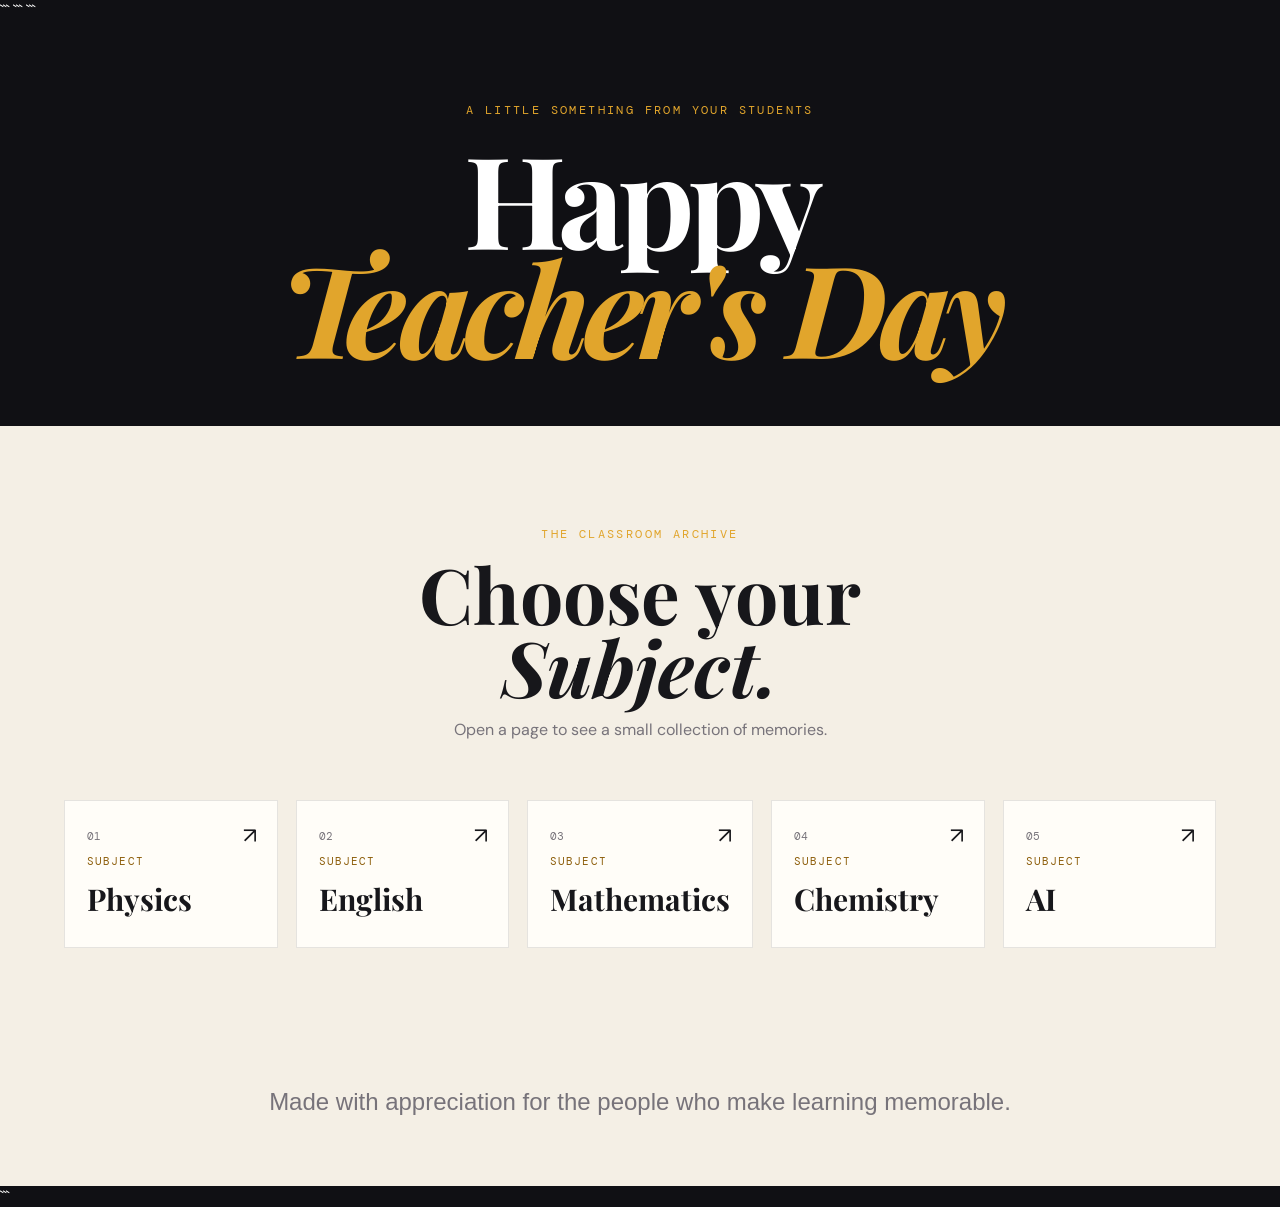
<file: index.html>
<!DOCTYPE html>

<html lang="en">
<head>
    <meta charset="UTF-8">
    <meta name="viewport" content="width=device-width, initial-scale=1.0">

```
<title>Happy Teacher's Day</title>

<link rel="preconnect" href="https://fonts.googleapis.com">
<link rel="preconnect" href="https://fonts.gstatic.com" crossorigin>
<link href="https://fonts.googleapis.com/css2?family=DM+Mono:wght@400;500&family=DM+Sans:wght@400;500;700&family=Playfair+Display:wght@600;700;800&display=swap" rel="stylesheet">

<style>
    :root {
        --bg: #101014;
        --paper: #f4efe5;
        --ink: #17171b;
        --muted: #77737a;
        --accent: #e1a52c;
        --accent-2: #8d5e0b;
    }

    * {
        box-sizing: border-box;
    }

    html {
        scroll-behavior: smooth;
    }

    body {
        margin: 0;
        min-height: 100vh;
        background: var(--bg);
        color: white;
        font-family: "DM Sans", sans-serif;
        overflow-x: hidden;
    }

    .container {
        width: min(1200px, 90%);
        margin: auto;
    }

    header {
        min-height: 45vh;
        display: grid;
        place-items: center;
        text-align: center;
        padding: 80px 20px 40px;
    }

    .eyebrow {
        font-family: "DM Mono", monospace;
        font-size: 12px;
        letter-spacing: .2em;
        text-transform: uppercase;
        color: var(--accent);
    }

    h1 {
        font-family: "Playfair Display", serif;
        font-size: clamp(4rem, 10vw, 9rem);
        line-height: .85;
        letter-spacing: -.05em;
        margin: 25px 0;
    }

    h1 em {
        color: var(--accent);
    }

    .subtitle {
        max-width: 550px;
        margin: auto;
        color: #aaa7ad;
        line-height: 1.7;
    }

    .teachers {
        background: var(--paper);
        color: var(--ink);
        padding: 100px 0;
    }

    .section-heading {
        text-align: center;
        margin-bottom: 60px;
    }

    .section-heading h2 {
        font-family: "Playfair Display", serif;
        font-size: clamp(2.8rem, 6vw, 5rem);
        line-height: .95;
        margin: 15px 0;
    }

    .section-heading p {
        color: var(--muted);
    }

    .teacher-grid {
        display: grid;
        grid-template-columns: repeat(5, 1fr);
        gap: 18px;
    }

    .teacher-card {
        position: relative;
        min-height: 60px;
        padding: 28px 22px;
        background: #fffdf8;
        border: 1px solid rgba(0,0,0,.1);
        text-decoration: none;
        color: var(--ink);
        display: flex;
        flex-direction: column;
        justify-content: space-between;
        transition:
            transform .3s ease,
            box-shadow .3s ease;
    }

    .teacher-card:hover {
        transform: translateY(-10px) rotate(-1deg);
        box-shadow: 0 25px 50px rgba(0,0,0,.15);
    }

    .teacher-number {
        font-family: "DM Mono", monospace;
        font-size: 11px;
        color: var(--muted);
    }

    .teacher-card h3 {
        font-family: "Playfair Display", serif;
        font-size: 30px;
        margin: 0;
    }

    .teacher-card p {
        font-family: "DM Mono", monospace;
        font-size: 11px;
        letter-spacing: .1em;
        text-transform: uppercase;
        color: var(--accent-2);
    }

    .arrow {
        position: absolute;
        right: 20px;
        top: 20px;
        font-size: 22px;
    }

    footer {
        background: var(--paper);
        color: var(--muted);
        text-align: center;
        padding: 40px 20px 70px;
        font-family: "DM Mono", monospace;
        font-size: 11px;
    }

    @media (max-width: 900px) {
        .teacher-grid {
            grid-template-columns: repeat(2, 1fr);
        }
    }

    @media (max-width: 550px) {
        .teacher-grid {
            grid-template-columns: 1fr;
        }

        .teacher-card {
            min-height: 220px;
        }
    }
</style>
```

</head>

<body>

```
<header>
    <div class="container">

        <div class="eyebrow">
            A little something from your students
        </div>

        <h1>
            Happy<br>
            <em>Teacher's Day</em>
        </h1>

    </div>
</header>


<main class="teachers">

    <div class="container">

        <div class="section-heading">
            <div class="eyebrow">
                The classroom archive
            </div>

            <h2>
                Choose your<br>
                <em>Subject.</em>
            </h2>

            <p>
                Open a page to see a small collection of memories.
            </p>
        </div>


        <div class="teacher-grid">

            <a class="teacher-card" href="https://eshitwa.github.io/Teachers-Day/Physics/index.html">
                <span class="teacher-number">01</span>

                <div>
                    <p>Subject</p>
                    <h3>Physics</h3>
                </div>

                <span class="arrow">↗</span>
            </a>


            <a class="teacher-card" href="https://eshitwa.github.io/Teachers-Day/English/index.html">
                <span class="teacher-number">02</span>

                <div>
                    <p>Subject</p>
                    <h3>English</h3>
                </div>

                <span class="arrow">↗</span>
            </a>


            <a class="teacher-card" href="https://eshitwa.github.io/Teachers-Day/Mathematics/index.html">
                <span class="teacher-number">03</span>

                <div>
                    <p>Subject</p>
                    <h3>Mathematics</h3>
                </div>

                <span class="arrow">↗</span>
            </a>


            <a class="teacher-card" href="https://eshitwa.github.io/Teachers-Day/Chemistry/index.html">
                <span class="teacher-number">04</span>

                <div>
                    <p>Subject</p>
                    <h3>Chemistry</h3>
                </div>

                <span class="arrow">↗</span>
            </a>


            <a class="teacher-card" href="https://eshitwa.github.io/Teachers-Day/AI/index.html">
                <span class="teacher-number">05</span>

                <div>
                    <p>Subject</p>
                    <h3>AI</h3>
                </div>

                <span class="arrow">↗</span>
            </a>

        </div>

    </div>

</main>


<footer style="font-size: 24px; font-family: sans-serif;">
    Made with appreciation for the people who make learning memorable.
</footer>
```

</body>
</html>
</file>
